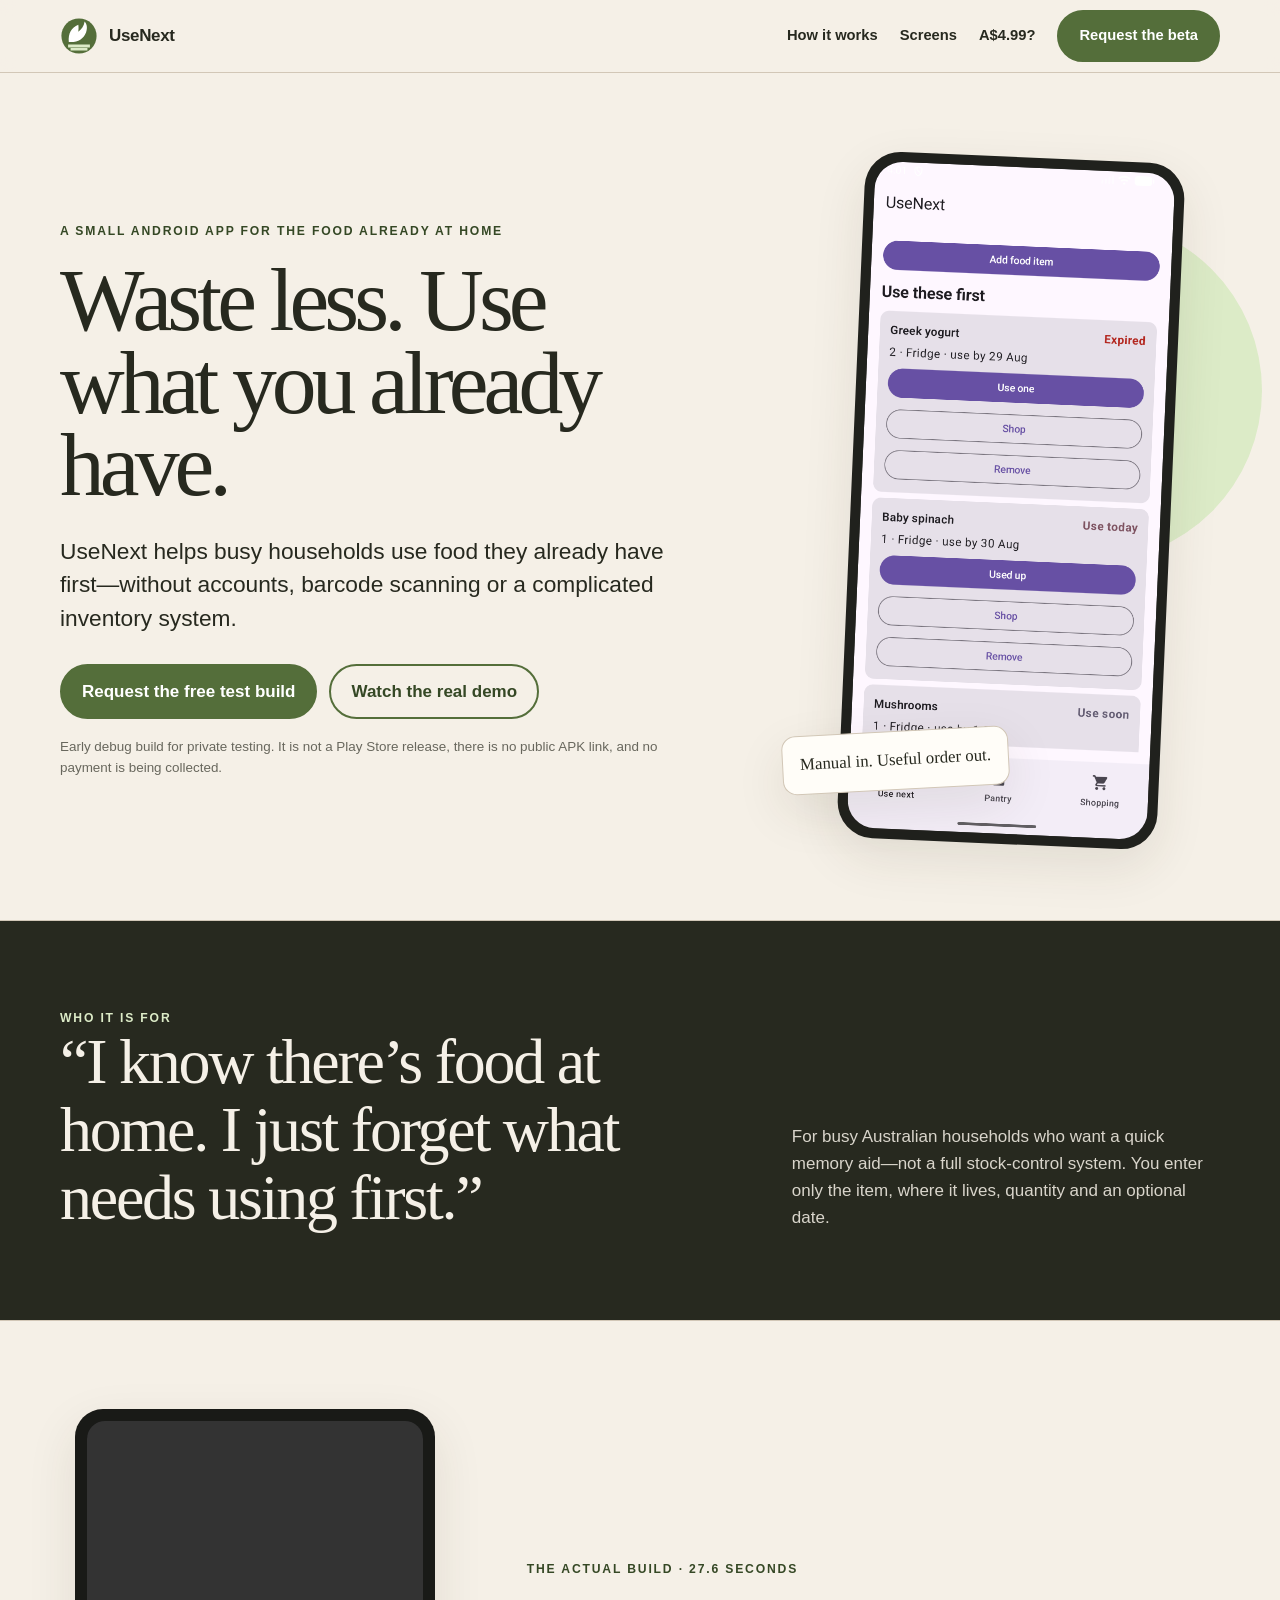
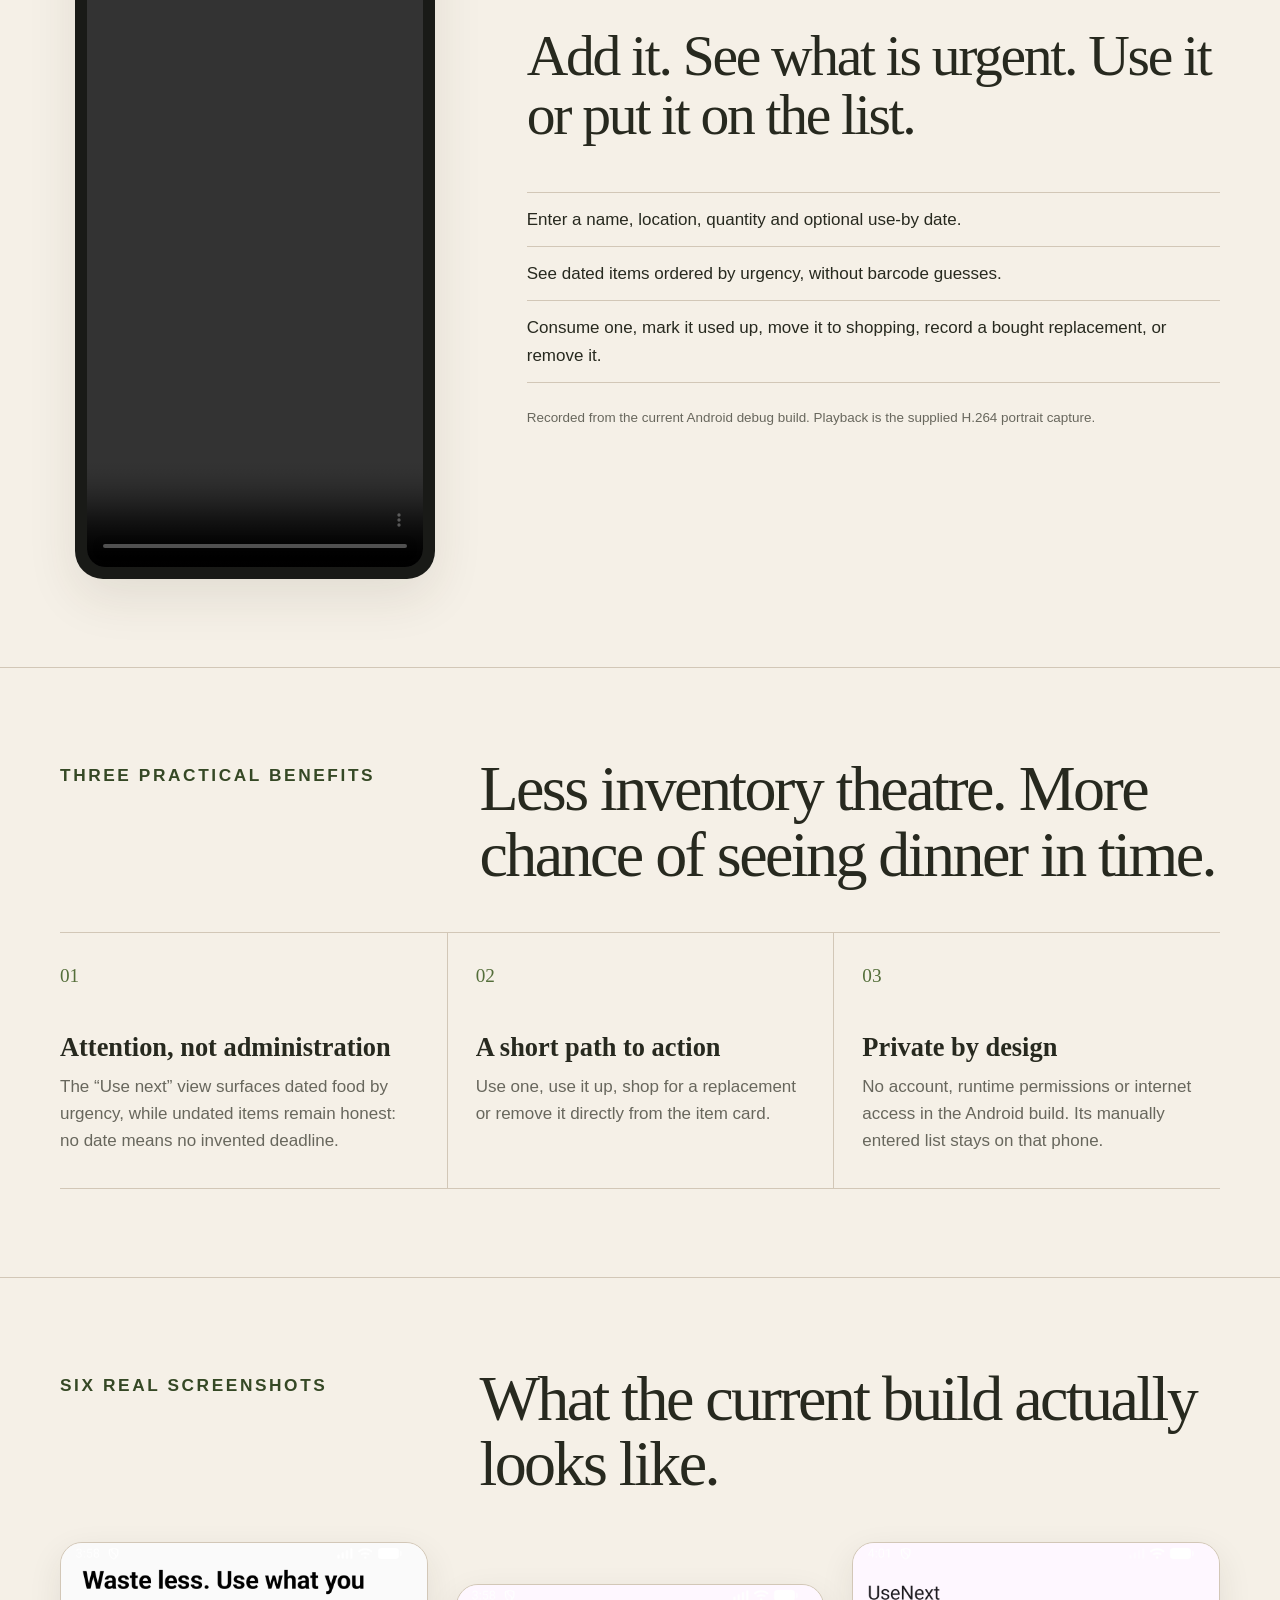
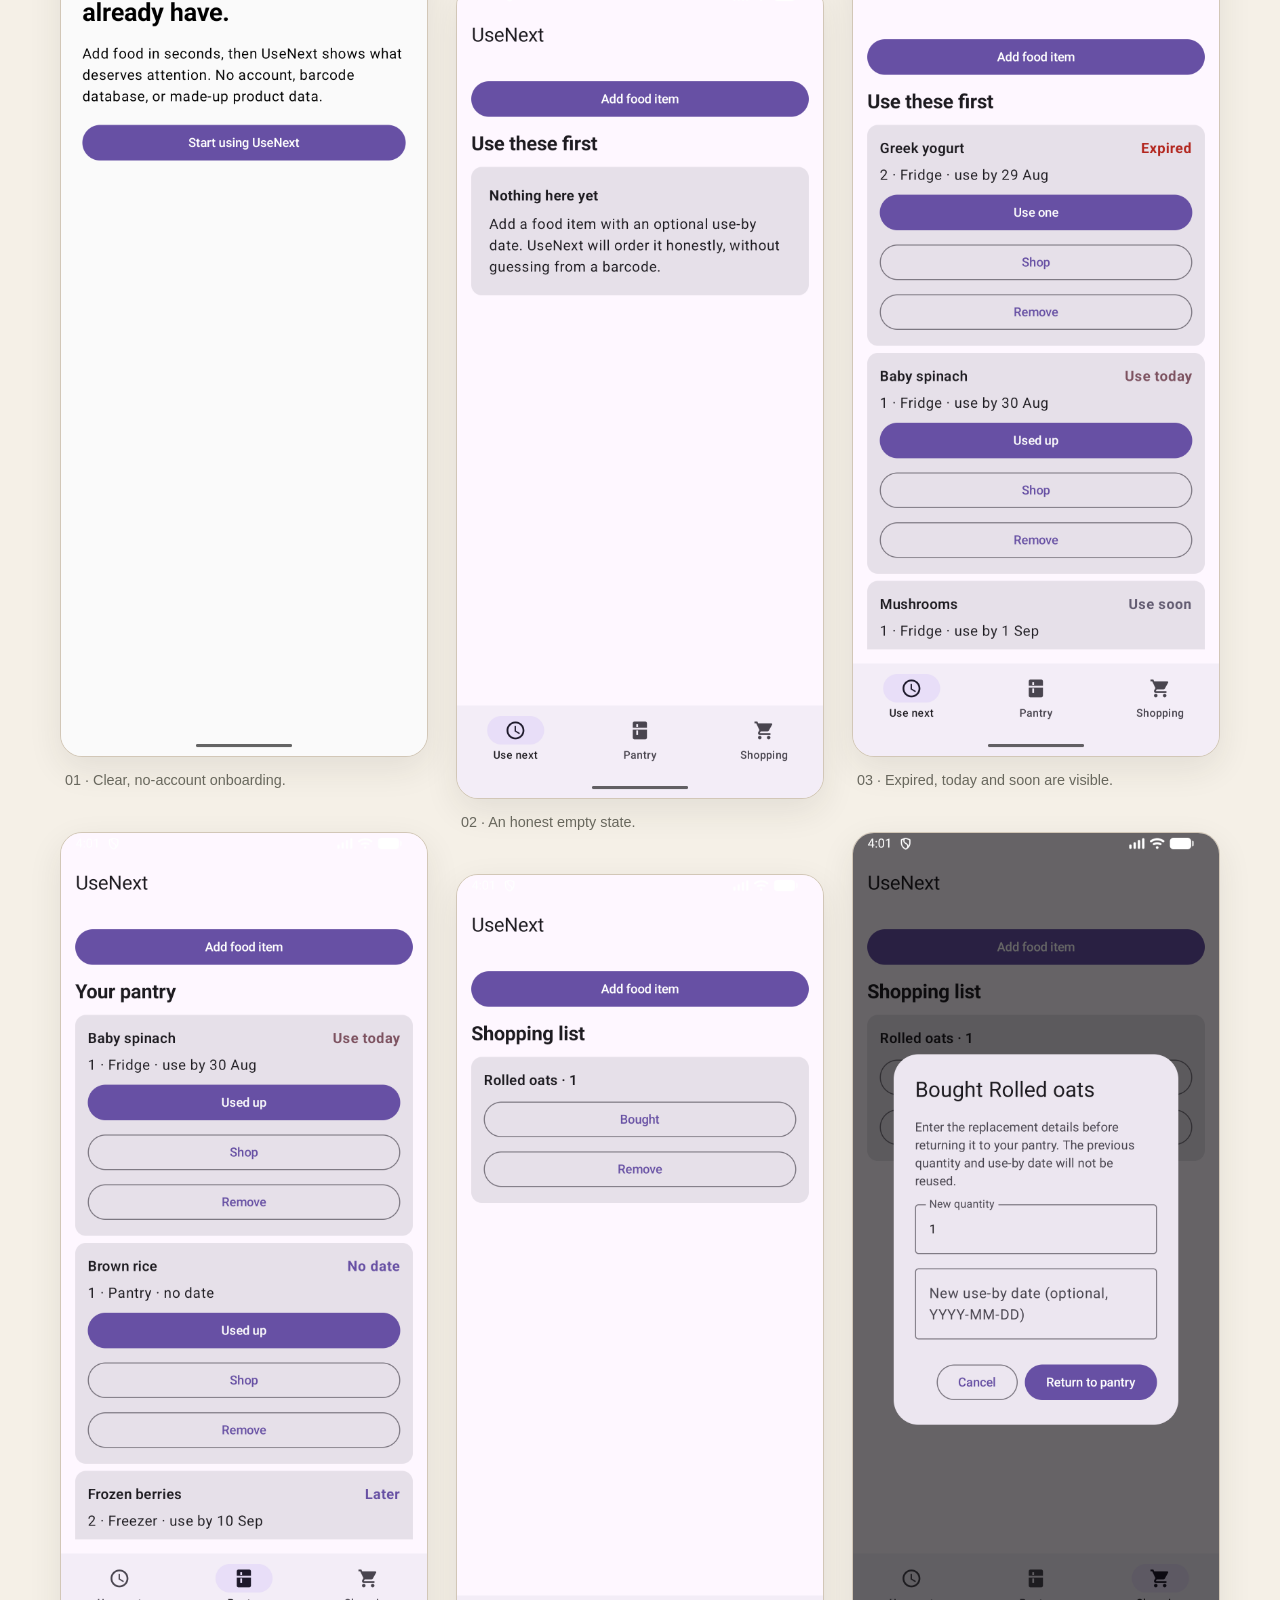
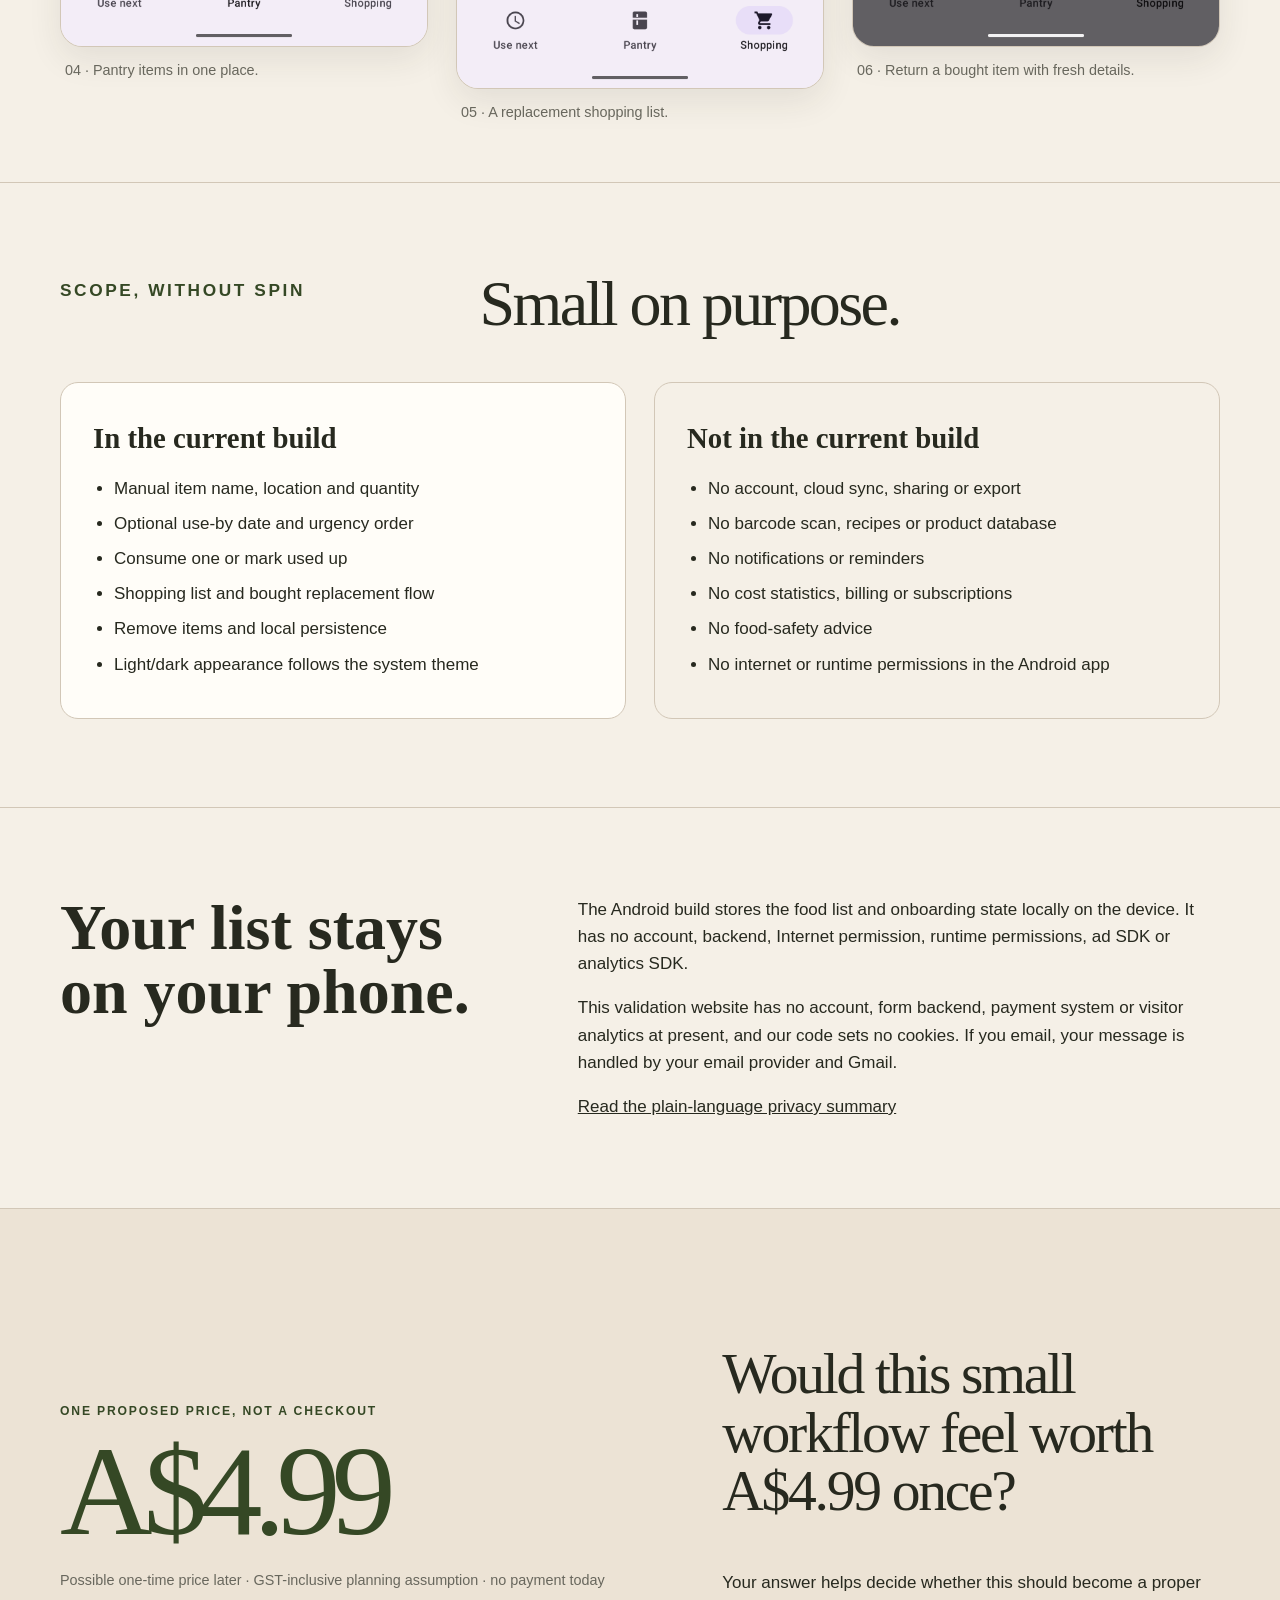
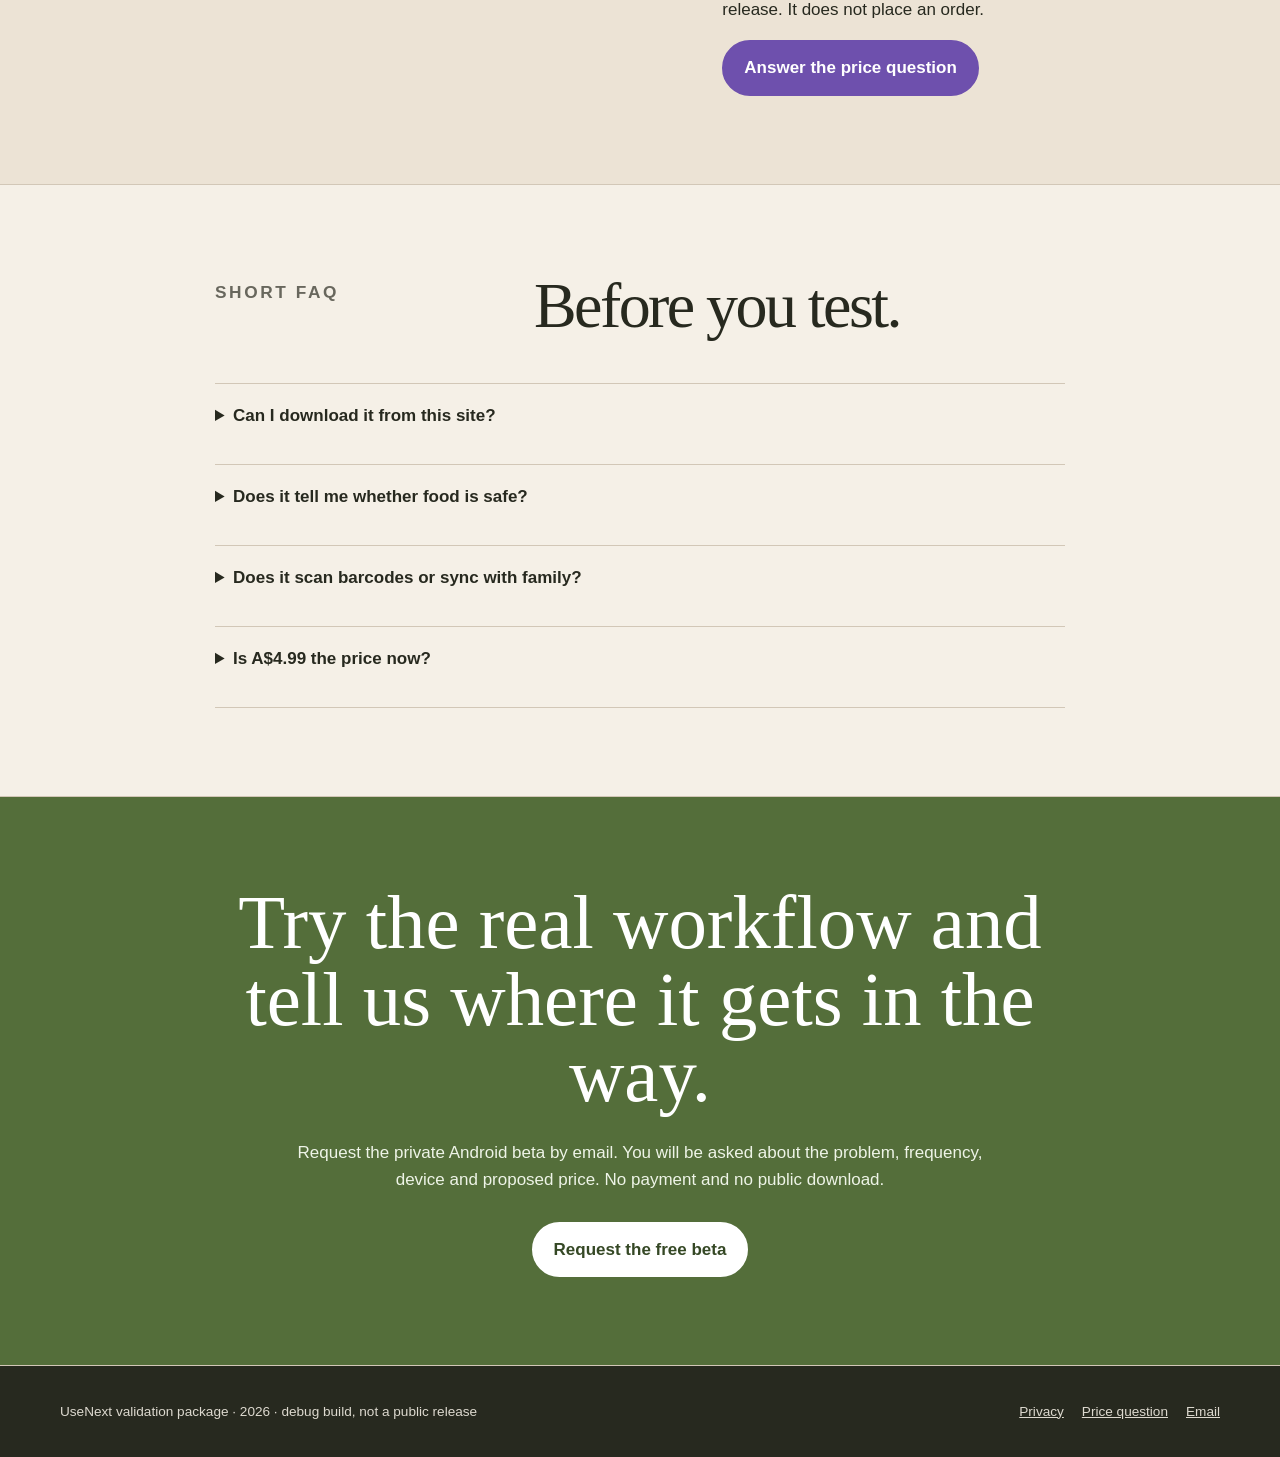
<file: index.html>
<!doctype html><html lang="en-AU"><head><meta charset="utf-8"><meta name="viewport" content="width=device-width,initial-scale=1"><meta name="description" content="UseNext is an offline manual food use-by tracker for busy households. Join the private Android beta or answer the A$4.99 price question."><title>UseNext — use what you already have first</title><link rel="icon" href="assets/brand/usenext-mark.svg" type="image/svg+xml"><link rel="stylesheet" href="styles.css"></head><body><a class="skip" href="#main">Skip to content</a>
<header class="site-header"><div class="wrap nav"><a class="brand" href="index.html"><img src="assets/brand/usenext-mark.svg" alt=""><span>UseNext</span></a><nav class="nav-links" aria-label="Main"><a href="#how">How it works</a><a href="#screens">Screens</a><a href="price.html">A$4.99?</a><a class="button" href="tester.html">Request the beta</a></nav></div></header>
<main id="main"><section class="hero"><div class="wrap hero-grid"><div><p class="eyebrow">A small Android app for the food already at home</p><h1>Waste less. Use what you already have.</h1><p class="lede">UseNext helps busy households use food they already have first—without accounts, barcode scanning or a complicated inventory system.</p><div class="actions"><a class="button" href="tester.html">Request the free test build</a><a class="button secondary" href="#demo">Watch the real demo</a></div><p class="micro">Early debug build for private testing. It is not a Play Store release, there is no public APK link, and no payment is being collected.</p></div><div class="phone-stage"><div class="phone"><img src="assets/screenshots/03-populated-urgency.png" alt="UseNext list showing yoghurt, spinach and mushrooms ordered by urgency"></div><span class="mark-note">Manual in. Useful order out.</span></div></div></section>
<section class="persona"><div class="wrap persona-grid"><div><p class="eyebrow">Who it is for</p><blockquote>“I know there’s food at home. I just forget what needs using first.”</blockquote></div><p>For busy Australian households who want a quick memory aid—not a full stock-control system. You enter only the item, where it lives, quantity and an optional date.</p></div></section>
<section id="demo"><div class="wrap demo-grid"><div class="demo-frame"><video controls playsinline preload="metadata" aria-label="27.6 second portrait demo of the real UseNext debug build"><source src="assets/video/usenext-demo.mp4" type="video/mp4">Your browser cannot play the H.264 demo. <a href="assets/video/usenext-demo.mp4">Open the MP4.</a></video></div><div class="demo-copy"><p class="eyebrow">The actual build · 27.6 seconds</p><h2>Add it. See what is urgent. Use it or put it on the list.</h2><ul class="plain-list"><li>Enter a name, location, quantity and optional use-by date.</li><li>See dated items ordered by urgency, without barcode guesses.</li><li>Consume one, mark it used up, move it to shopping, record a bought replacement, or remove it.</li></ul><p class="micro">Recorded from the current Android debug build. Playback is the supplied H.264 portrait capture.</p></div></div></section>
<section id="how"><div class="wrap"><div class="section-head"><p class="eyebrow">Three practical benefits</p><h2>Less inventory theatre. More chance of seeing dinner in time.</h2></div><div class="benefits"><article class="benefit"><span class="num">01</span><h3>Attention, not administration</h3><p>The “Use next” view surfaces dated food by urgency, while undated items remain honest: no date means no invented deadline.</p></article><article class="benefit"><span class="num">02</span><h3>A short path to action</h3><p>Use one, use it up, shop for a replacement or remove it directly from the item card.</p></article><article class="benefit"><span class="num">03</span><h3>Private by design</h3><p>No account, runtime permissions or internet access in the Android build. Its manually entered list stays on that phone.</p></article></div></div></section>
<section id="screens"><div class="wrap"><div class="section-head"><p class="eyebrow">Six real screenshots</p><h2>What the current build actually looks like.</h2></div><div class="gallery"><figure class="shot"><img src="assets/screenshots/01-onboarding.png" alt="UseNext welcome screen"><figcaption>01 · Clear, no-account onboarding.</figcaption></figure><figure class="shot"><img src="assets/screenshots/02-empty-use-next.png" alt="Empty Use next screen"><figcaption>02 · An honest empty state.</figcaption></figure><figure class="shot"><img src="assets/screenshots/03-populated-urgency.png" alt="Use next list ordered by urgency"><figcaption>03 · Expired, today and soon are visible.</figcaption></figure><figure class="shot"><img src="assets/screenshots/04-pantry.png" alt="UseNext pantry screen"><figcaption>04 · Pantry items in one place.</figcaption></figure><figure class="shot"><img src="assets/screenshots/05-shopping-list.png" alt="UseNext shopping list"><figcaption>05 · A replacement shopping list.</figcaption></figure><figure class="shot"><img src="assets/screenshots/06-bought-replacement.png" alt="Bought replacement details dialog"><figcaption>06 · Return a bought item with fresh details.</figcaption></figure></div></div></section>
<section><div class="wrap"><div class="section-head"><p class="eyebrow">Scope, without spin</p><h2>Small on purpose.</h2></div><div class="truth-grid"><article class="truth-card"><h3>In the current build</h3><ul><li>Manual item name, location and quantity</li><li>Optional use-by date and urgency order</li><li>Consume one or mark used up</li><li>Shopping list and bought replacement flow</li><li>Remove items and local persistence</li><li>Light/dark appearance follows the system theme</li></ul></article><article class="truth-card absent"><h3>Not in the current build</h3><ul><li>No account, cloud sync, sharing or export</li><li>No barcode scan, recipes or product database</li><li>No notifications or reminders</li><li>No cost statistics, billing or subscriptions</li><li>No food-safety advice</li><li>No internet or runtime permissions in the Android app</li></ul></article></div></div></section>
<section id="privacy"><div class="wrap privacy-strip"><h2>Your list stays on your phone.</h2><div><p>The Android build stores the food list and onboarding state locally on the device. It has no account, backend, Internet permission, runtime permissions, ad SDK or analytics SDK.</p><p>This validation website has no account, form backend, payment system or visitor analytics at present, and our code sets no cookies. If you email, your message is handled by your email provider and Gmail.</p><a href="privacy.html">Read the plain-language privacy summary</a></div></div></section>
<section class="price-panel"><div class="wrap price-box"><div><p class="eyebrow">One proposed price, not a checkout</p><div class="price-value">A$4.99<small>Possible one-time price later · GST-inclusive planning assumption · no payment today</small></div></div><div><h2>Would this small workflow feel worth A$4.99 once?</h2><p>Your answer helps decide whether this should become a proper release. It does not place an order.</p><a class="button plum" href="price.html">Answer the price question</a></div></div></section>
<section><div class="wrap faq"><div class="section-head"><p class="eyebrow">Short FAQ</p><h2>Before you test.</h2></div><details><summary>Can I download it from this site?</summary><p>No. There is no public APK. Request the private test build by email so the debug-build caveat and device fit can be explained.</p></details><details><summary>Does it tell me whether food is safe?</summary><p>No. UseNext records dates you enter and orders them; it does not provide food-safety advice. Follow packaging and official guidance.</p></details><details><summary>Does it scan barcodes or sync with family?</summary><p>No. The current build is deliberately manual and local to one phone.</p></details><details><summary>Is A$4.99 the price now?</summary><p>No. Testing is free. A$4.99 is a proposed one-time price question for a possible future Play Store release.</p></details></div></section>
<section class="final-cta"><div class="wrap"><h2>Try the real workflow and tell us where it gets in the way.</h2><p>Request the private Android beta by email. You will be asked about the problem, frequency, device and proposed price. No payment and no public download.</p><a class="button" href="tester.html">Request the free beta</a></div></section></main>
<footer class="site-footer"><div class="wrap footer-grid"><p>UseNext validation package · <span data-year></span> · debug build, not a public release</p><nav aria-label="Footer"><a href="privacy.html">Privacy</a><a href="price.html">Price question</a><a href="mailto:droneshotsbynb@gmail.com?subject=UseNext%20question">Email</a></nav></div></footer><script src="script.js"></script></body></html>
</file>
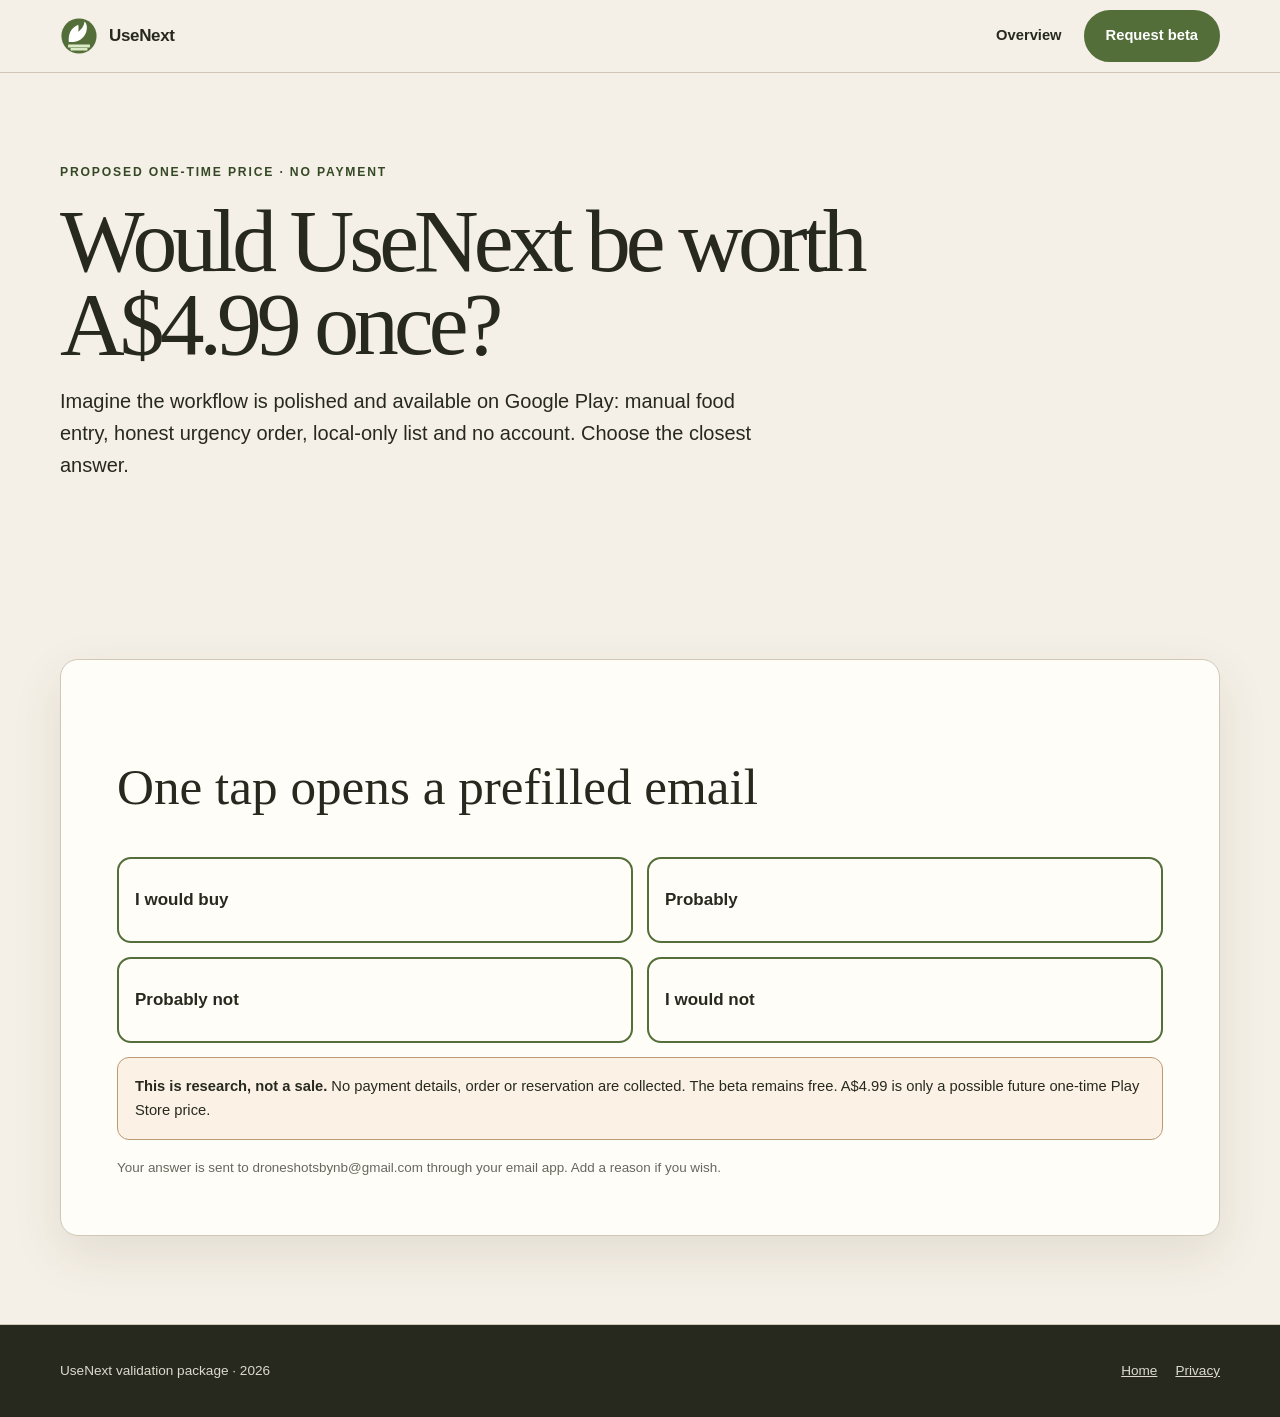
<file: price.html>
<!doctype html><html lang="en-AU"><head><meta charset="utf-8"><meta name="viewport" content="width=device-width,initial-scale=1"><meta name="description" content="Answer one no-payment question about a proposed one-time A$4.99 UseNext price."><title>Would you pay A$4.99 once for UseNext?</title><link rel="icon" href="assets/brand/usenext-mark.svg" type="image/svg+xml"><link rel="stylesheet" href="styles.css"></head><body><a class="skip" href="#main">Skip to content</a><header class="site-header"><div class="wrap nav"><a class="brand" href="index.html"><img src="assets/brand/usenext-mark.svg" alt=""><span>UseNext</span></a><nav class="nav-links"><a href="index.html">Overview</a><a class="button" href="tester.html">Request beta</a></nav></div></header><main id="main"><div class="wrap page-hero"><p class="eyebrow">Proposed one-time price · no payment</p><h1>Would UseNext be worth A$4.99 once?</h1><p class="lede">Imagine the workflow is polished and available on Google Play: manual food entry, honest urgency order, local-only list and no account. Choose the closest answer.</p></div><section><div class="wrap mail-card"><h2>One tap opens a prefilled email</h2><div class="choice-grid"><a class="choice" href="mailto:droneshotsbynb@gmail.com?subject=UseNext%20price%20response%3A%20Would%20buy&amp;body=My%20answer%3A%20I%20would%20buy%20UseNext%20for%20a%20one-time%20A%244.99.%0A%0AOptional%20reason%3A%20">I would buy</a><a class="choice" href="mailto:droneshotsbynb@gmail.com?subject=UseNext%20price%20response%3A%20Probably&amp;body=My%20answer%3A%20I%20would%20probably%20buy%20UseNext%20for%20a%20one-time%20A%244.99.%0A%0AOptional%20reason%3A%20">Probably</a><a class="choice" href="mailto:droneshotsbynb@gmail.com?subject=UseNext%20price%20response%3A%20Probably%20not&amp;body=My%20answer%3A%20I%20would%20probably%20not%20buy%20UseNext%20for%20a%20one-time%20A%244.99.%0A%0AOptional%20reason%3A%20">Probably not</a><a class="choice" href="mailto:droneshotsbynb@gmail.com?subject=UseNext%20price%20response%3A%20Would%20not&amp;body=My%20answer%3A%20I%20would%20not%20buy%20UseNext%20for%20a%20one-time%20A%244.99.%0A%0AOptional%20reason%3A%20">I would not</a></div><p class="notice"><strong>This is research, not a sale.</strong> No payment details, order or reservation are collected. The beta remains free. A$4.99 is only a possible future one-time Play Store price.</p><p class="micro">Your answer is sent to droneshotsbynb@gmail.com through your email app. Add a reason if you wish.</p></div></section></main><footer class="site-footer"><div class="wrap footer-grid"><p>UseNext validation package · <span data-year></span></p><nav><a href="index.html">Home</a><a href="privacy.html">Privacy</a></nav></div></footer><script src="script.js"></script></body></html>
</file>
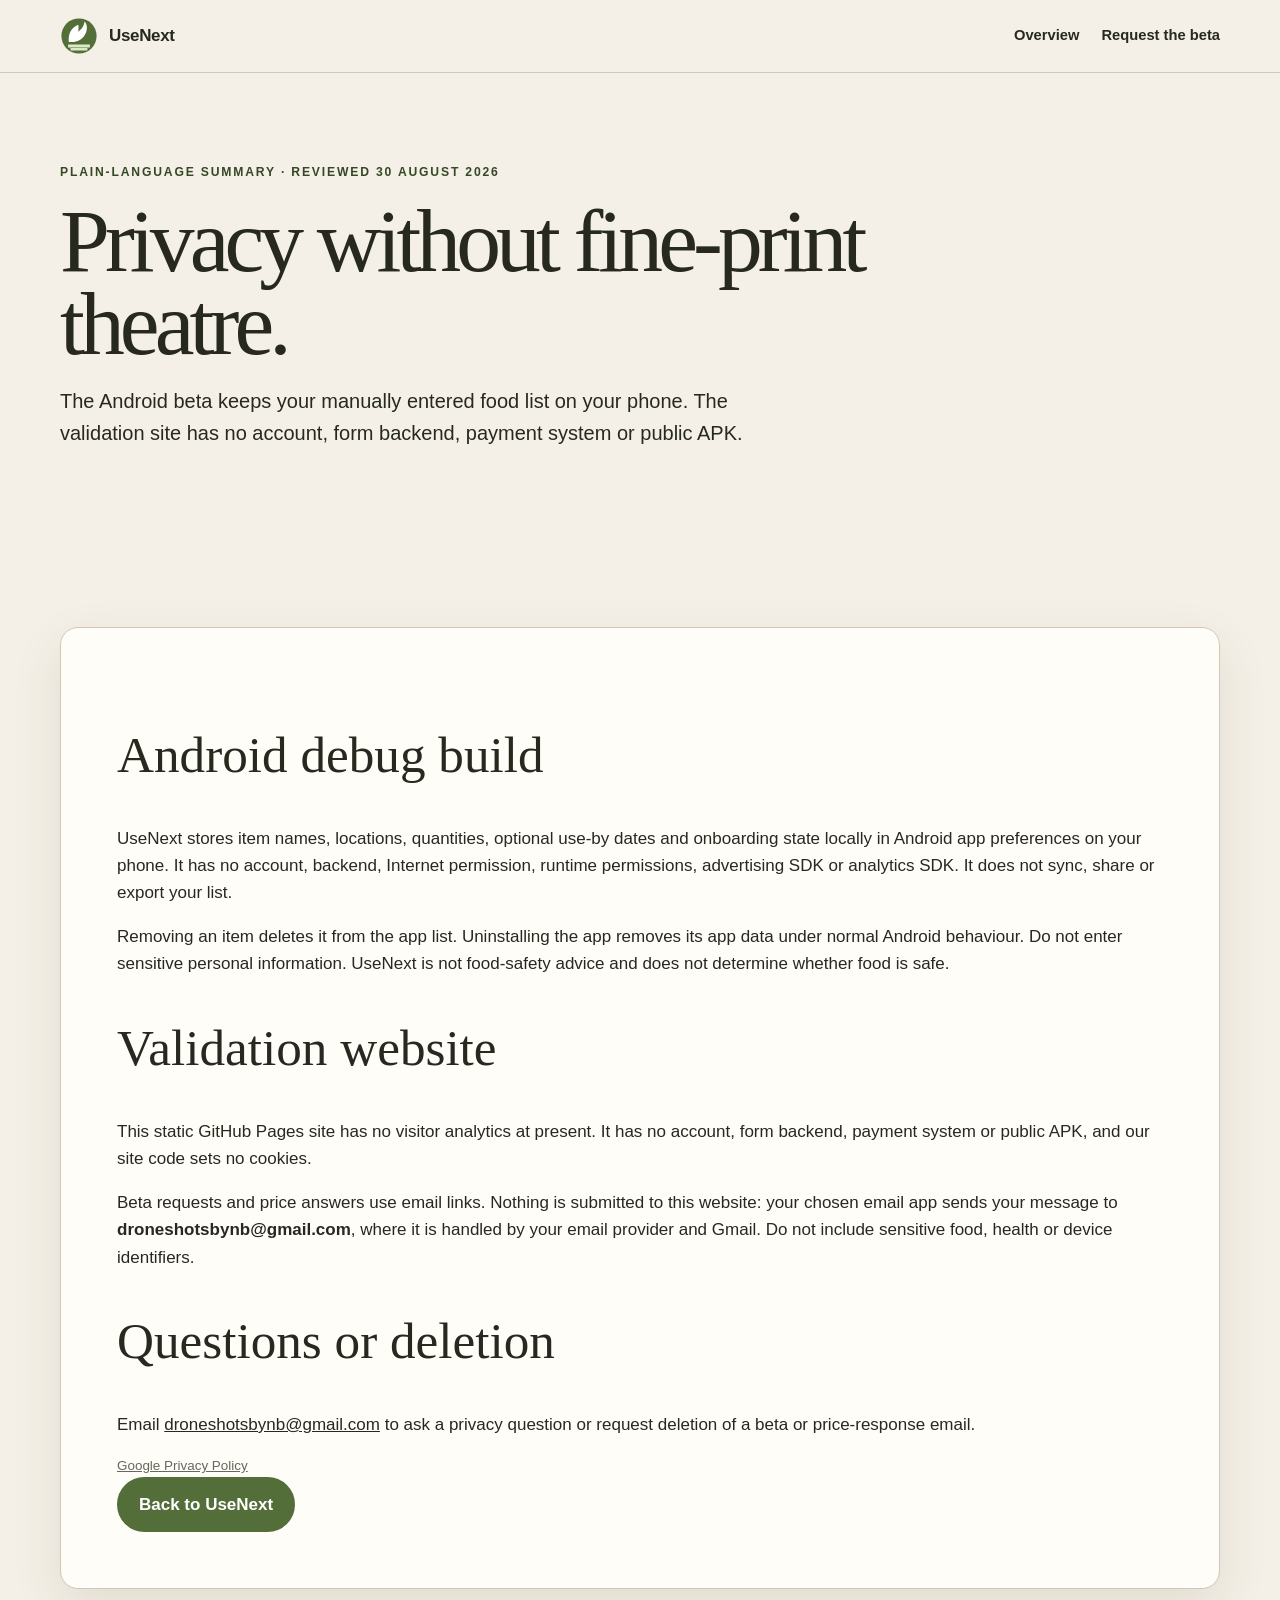
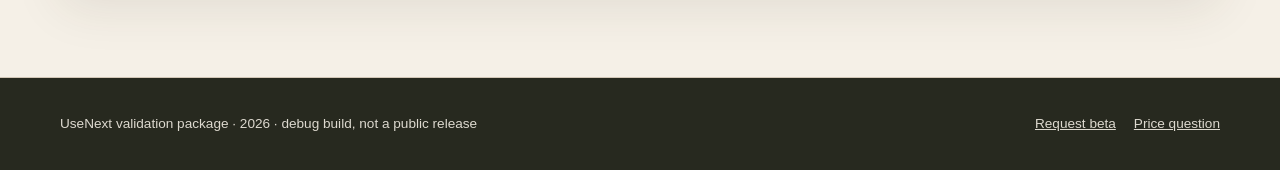
<file: privacy.html>
<!doctype html><html lang="en-AU"><head><meta charset="utf-8"><meta name="viewport" content="width=device-width,initial-scale=1"><meta name="description" content="Plain-language privacy summary for the UseNext Android beta and validation website."><title>UseNext privacy</title><link rel="icon" href="assets/brand/usenext-mark.svg" type="image/svg+xml"><link rel="stylesheet" href="styles.css"></head><body><a class="skip" href="#main">Skip to content</a><header class="site-header"><div class="wrap nav"><a class="brand" href="index.html"><img src="assets/brand/usenext-mark.svg" alt=""><span>UseNext</span></a><nav class="nav-links"><a href="index.html">Overview</a><a href="tester.html">Request the beta</a></nav></div></header><main id="main"><div class="wrap page-hero"><p class="eyebrow">Plain-language summary · reviewed 30 August 2026</p><h1>Privacy without fine-print theatre.</h1><p class="lede">The Android beta keeps your manually entered food list on your phone. The validation site has no account, form backend, payment system or public APK.</p></div><section><div class="wrap mail-card"><h2>Android debug build</h2><p>UseNext stores item names, locations, quantities, optional use-by dates and onboarding state locally in Android app preferences on your phone. It has no account, backend, Internet permission, runtime permissions, advertising SDK or analytics SDK. It does not sync, share or export your list.</p><p>Removing an item deletes it from the app list. Uninstalling the app removes its app data under normal Android behaviour. Do not enter sensitive personal information. UseNext is not food-safety advice and does not determine whether food is safe.</p><h2>Validation website</h2><p>This static GitHub Pages site has no visitor analytics at present. It has no account, form backend, payment system or public APK, and our site code sets no cookies.</p><p>Beta requests and price answers use email links. Nothing is submitted to this website: your chosen email app sends your message to <strong>droneshotsbynb@gmail.com</strong>, where it is handled by your email provider and Gmail. Do not include sensitive food, health or device identifiers.</p><h2>Questions or deletion</h2><p>Email <a href="mailto:droneshotsbynb@gmail.com?subject=UseNext%20privacy%20question">droneshotsbynb@gmail.com</a> to ask a privacy question or request deletion of a beta or price-response email.</p><p class="micro"><a href="https://policies.google.com/privacy" rel="noopener">Google Privacy Policy</a></p><a class="button" href="index.html">Back to UseNext</a></div></section></main><footer class="site-footer"><div class="wrap footer-grid"><p>UseNext validation package · <span data-year></span> · debug build, not a public release</p><nav aria-label="Footer"><a href="tester.html">Request beta</a><a href="price.html">Price question</a></nav></div></footer><script src="script.js"></script></body></html>
</file>
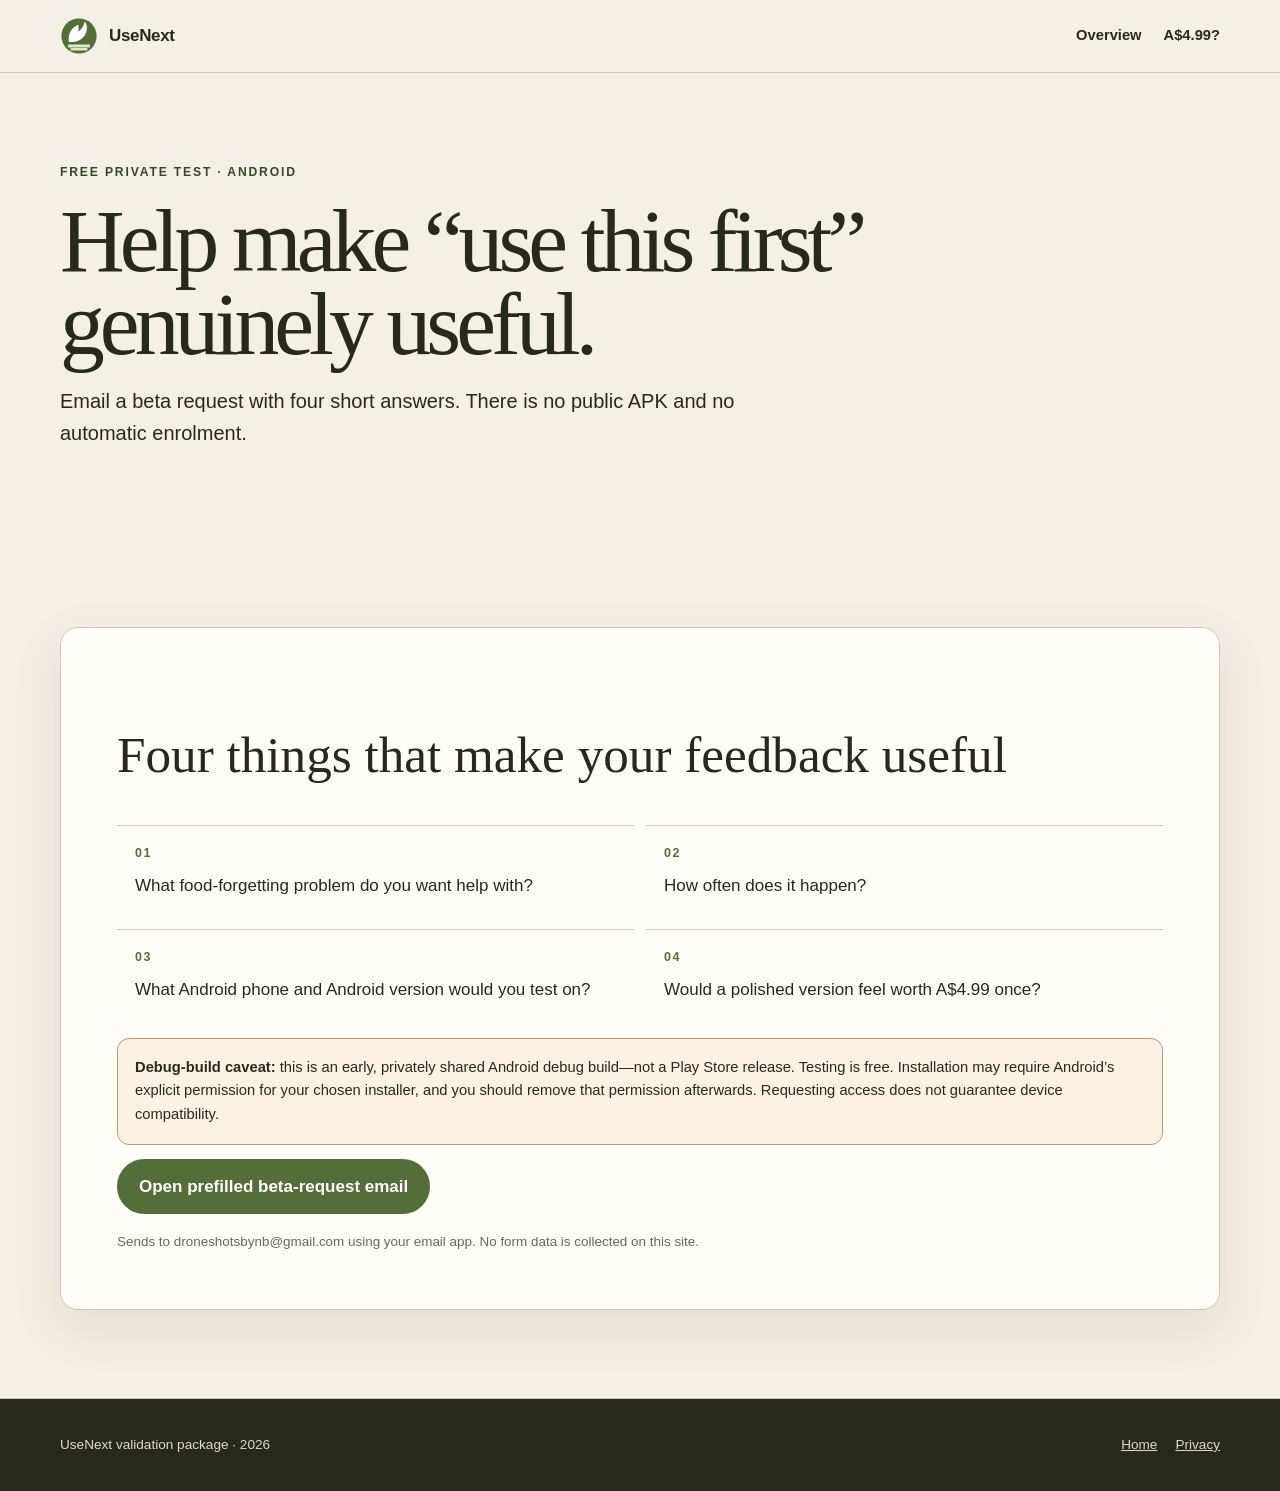
<file: tester.html>
<!doctype html><html lang="en-AU"><head><meta charset="utf-8"><meta name="viewport" content="width=device-width,initial-scale=1"><meta name="description" content="Request the free private UseNext Android beta by email."><title>Request the UseNext beta</title><link rel="icon" href="assets/brand/usenext-mark.svg" type="image/svg+xml"><link rel="stylesheet" href="styles.css"></head><body><a class="skip" href="#main">Skip to content</a><header class="site-header"><div class="wrap nav"><a class="brand" href="index.html"><img src="assets/brand/usenext-mark.svg" alt=""><span>UseNext</span></a><nav class="nav-links"><a href="index.html">Overview</a><a href="price.html">A$4.99?</a></nav></div></header><main id="main"><div class="wrap page-hero"><p class="eyebrow">Free private test · Android</p><h1>Help make “use this first” genuinely useful.</h1><p class="lede">Email a beta request with four short answers. There is no public APK and no automatic enrolment.</p></div><section><div class="wrap mail-card"><h2>Four things that make your feedback useful</h2><ol class="questions"><li>What food-forgetting problem do you want help with?</li><li>How often does it happen?</li><li>What Android phone and Android version would you test on?</li><li>Would a polished version feel worth A$4.99 once?</li></ol><p class="notice"><strong>Debug-build caveat:</strong> this is an early, privately shared Android debug build—not a Play Store release. Testing is free. Installation may require Android’s explicit permission for your chosen installer, and you should remove that permission afterwards. Requesting access does not guarantee device compatibility.</p><a class="button" href="mailto:droneshotsbynb@gmail.com?subject=UseNext%20private%20beta%20request&amp;body=Hi%2C%20I%27d%20like%20to%20request%20the%20private%20UseNext%20Android%20beta.%0A%0A1.%20The%20food-forgetting%20problem%20I%20want%20help%20with%3A%0A%0A2.%20How%20often%20it%20happens%3A%0A%0A3.%20My%20Android%20phone%20and%20Android%20version%3A%0A%0A4.%20Would%20a%20polished%20version%20feel%20worth%20A%244.99%20once%3F%0A%0AI%20understand%20this%20is%20a%20free%20private%20debug-build%20test%2C%20not%20a%20Play%20Store%20release.%0A">Open prefilled beta-request email</a><p class="micro">Sends to droneshotsbynb@gmail.com using your email app. No form data is collected on this site.</p></div></section></main><footer class="site-footer"><div class="wrap footer-grid"><p>UseNext validation package · <span data-year></span></p><nav><a href="index.html">Home</a><a href="privacy.html">Privacy</a></nav></div></footer><script src="script.js"></script></body></html>
</file>
<file: styles.css>
@charset "UTF-8";
:root{--paper:#f5f0e7;--paper-2:#ece3d5;--ink:#27291f;--muted:#68675d;--line:#d2c7b7;--moss:#546e3a;--moss-dark:#354825;--leaf:#dcebc7;--plum:#6e50ad;--white:#fffdf8;--red:#91453f;--radius:18px;--shadow:0 18px 50px rgba(55,45,30,.10);--max:1160px}
*{box-sizing:border-box}html{scroll-behavior:smooth}body{margin:0;background:var(--paper);color:var(--ink);font-family:Arial,Helvetica,sans-serif;font-size:17px;line-height:1.6}img,video{display:block;max-width:100%}a{color:inherit}button,a{touch-action:manipulation}.wrap{width:min(calc(100% - 40px),var(--max));margin-inline:auto}.skip{position:absolute;left:-999px;top:8px;background:var(--ink);color:white;padding:10px;z-index:99}.skip:focus{left:8px}.site-header{border-bottom:1px solid var(--line);background:rgba(245,240,231,.94);position:sticky;top:0;z-index:20;backdrop-filter:blur(8px)}.nav{min-height:72px;display:flex;align-items:center;justify-content:space-between;gap:24px}.brand{display:flex;align-items:center;gap:11px;text-decoration:none;font-weight:800;letter-spacing:-.02em}.brand img{width:38px;height:38px}.nav-links{display:flex;align-items:center;gap:22px}.nav-links a{text-decoration:none;font-size:.92rem;font-weight:700}.nav-links a:hover{text-decoration:underline;text-underline-offset:5px}.button,.button:visited{display:inline-flex;justify-content:center;align-items:center;min-height:48px;padding:12px 20px;border-radius:999px;background:var(--moss);color:white;text-decoration:none;font-weight:800;border:2px solid var(--moss);transition:transform .16s,background .16s}.button:hover{background:var(--moss-dark);border-color:var(--moss-dark);transform:translateY(-1px)}.button.secondary{background:transparent;color:var(--moss-dark)}.button.secondary:hover{background:var(--leaf)}.button.plum{background:var(--plum);border-color:var(--plum)}:focus-visible{outline:3px solid #bb7a36;outline-offset:3px}.hero{padding:84px 0 76px;border-bottom:1px solid var(--line);overflow:hidden}.hero-grid{display:grid;grid-template-columns:minmax(0,1.1fr) minmax(300px,.72fr);gap:8vw;align-items:center}.eyebrow{text-transform:uppercase;letter-spacing:.15em;font-size:.76rem;font-weight:800;color:var(--moss-dark);margin:0 0 18px}.hero h1,.page-hero h1{font-family:Georgia,'Times New Roman',serif;font-size:clamp(3rem,7vw,6.9rem);line-height:.92;letter-spacing:-.055em;margin:0;max-width:900px;font-weight:500}.hero .lede{font-size:clamp(1.15rem,2vw,1.42rem);line-height:1.48;max-width:690px;margin:28px 0}.actions{display:flex;flex-wrap:wrap;gap:12px}.micro{font-size:.84rem;color:var(--muted);max-width:610px;margin:17px 0 0}.phone-stage{position:relative;min-height:610px;display:grid;place-items:center}.phone-stage:before{content:"";position:absolute;width:82%;aspect-ratio:1;border-radius:50%;background:var(--leaf);right:-10%;top:9%}.phone{position:relative;width:min(320px,80vw);padding:10px;border-radius:36px;background:#20211d;box-shadow:var(--shadow);transform:rotate(2.5deg)}.phone img{border-radius:28px;width:100%;height:auto}.mark-note{position:absolute;left:-20px;bottom:54px;background:var(--white);padding:15px 17px;border:1px solid var(--line);border-radius:14px;box-shadow:var(--shadow);font-family:Georgia,serif;font-size:1.05rem;transform:rotate(-3deg)}section{padding:88px 0;border-bottom:1px solid var(--line)}.section-head{display:grid;grid-template-columns:.48fr 1fr;gap:5vw;margin-bottom:45px;align-items:start}.section-head h2{font-family:Georgia,'Times New Roman',serif;font-size:clamp(2.1rem,5vw,4.2rem);line-height:1.02;letter-spacing:-.04em;margin:0;font-weight:500}.section-head p{margin:6px 0 0;max-width:700px;font-size:1.08rem}.persona{background:var(--ink);color:var(--paper)}.persona .eyebrow{color:var(--leaf)}.persona-grid{display:grid;grid-template-columns:1.2fr .8fr;gap:7vw;align-items:end}.persona blockquote{font-family:Georgia,serif;font-size:clamp(2.25rem,5vw,4.5rem);line-height:1.06;margin:0;letter-spacing:-.035em}.persona p{color:#d9d5cb;margin:0}.demo-grid{display:grid;grid-template-columns:.72fr 1.28fr;gap:6vw;align-items:center}.demo-copy h2,.price-panel h2{font-family:Georgia,serif;font-size:clamp(2.2rem,4.5vw,4rem);line-height:1.02;letter-spacing:-.04em;font-weight:500}.demo-frame{background:#191a17;padding:12px;border-radius:28px;box-shadow:var(--shadow);width:min(360px,100%);margin:auto}.demo-frame video{border-radius:18px;width:100%;aspect-ratio:9/20;object-fit:cover;background:#111}.plain-list{padding:0;margin:24px 0;list-style:none}.plain-list li{padding:13px 0;border-top:1px solid var(--line)}.plain-list li:last-child{border-bottom:1px solid var(--line)}.benefits{display:grid;grid-template-columns:repeat(3,1fr);border-top:1px solid var(--line)}.benefit{padding:28px 28px 34px 0;border-bottom:1px solid var(--line);position:relative}.benefit+.benefit{padding-left:28px;border-left:1px solid var(--line)}.benefit .num{font-family:Georgia,serif;color:var(--moss);font-size:1.2rem}.benefit h3{font-family:Georgia,serif;font-size:1.65rem;line-height:1.1;margin:42px 0 10px}.benefit p{color:var(--muted);margin:0}.gallery{display:grid;grid-template-columns:repeat(12,1fr);gap:28px}.shot{margin:0;grid-column:span 4}.shot:nth-child(2),.shot:nth-child(5){transform:translateY(42px)}.shot img{border-radius:22px;border:1px solid var(--line);box-shadow:0 12px 34px rgba(45,39,28,.09);background:white}.shot figcaption{padding:12px 5px;font-size:.9rem;color:var(--muted)}.truth-grid{display:grid;grid-template-columns:1fr 1fr;gap:28px}.truth-card{padding:32px;border:1px solid var(--line);border-radius:var(--radius);background:var(--white)}.truth-card.absent{background:transparent}.truth-card h3{font-family:Georgia,serif;font-size:1.8rem;margin:0 0 14px}.truth-card ul{margin:0;padding-left:21px}.truth-card li{margin:8px 0}.privacy-strip{display:grid;grid-template-columns:.8fr 1.2fr;gap:7vw;align-items:start}.privacy-strip h2{font-family:Georgia,serif;font-size:clamp(2.3rem,5vw,4.5rem);line-height:1;margin:0}.privacy-strip p{margin-top:0}.price-panel{background:var(--paper-2)}.price-box{display:grid;grid-template-columns:1fr .85fr;gap:6vw;align-items:center}.price-value{font-family:Georgia,serif;font-size:clamp(4.5rem,10vw,9rem);line-height:.8;letter-spacing:-.07em;color:var(--moss-dark)}.price-value small{display:block;font-family:Arial,sans-serif;font-size:.9rem;line-height:1.4;letter-spacing:0;margin-top:28px;color:var(--muted)}.faq{max-width:850px}.faq details{border-top:1px solid var(--line);padding:18px 0}.faq details:last-child{border-bottom:1px solid var(--line)}.faq summary{cursor:pointer;font-weight:800;min-height:44px}.faq p{color:var(--muted);margin-bottom:0}.final-cta{text-align:center;background:var(--moss);color:white}.final-cta h2{font-family:Georgia,serif;font-weight:500;font-size:clamp(2.6rem,6vw,5.5rem);line-height:1;margin:0 auto 24px;max-width:900px}.final-cta p{max-width:710px;margin:0 auto 28px;color:#eef4e7}.final-cta .button{background:white;color:var(--moss-dark);border-color:white}.site-footer{padding:35px 0;background:var(--ink);color:#ddd9cf}.footer-grid{display:flex;justify-content:space-between;gap:24px;align-items:center}.footer-grid p{margin:0;font-size:.85rem}.footer-grid nav{display:flex;gap:18px}.footer-grid a{font-size:.85rem}.page-hero{padding:90px 0 70px}.page-hero h1{font-size:clamp(3rem,7vw,6rem)}.page-hero .lede{font-size:1.25rem;max-width:720px}.mail-card{background:var(--white);border:1px solid var(--line);border-radius:var(--radius);padding:clamp(26px,5vw,56px);box-shadow:var(--shadow)}.mail-card h2{font-family:Georgia,serif;font-weight:500;font-size:clamp(2rem,4vw,3.5rem);line-height:1.08}.questions{counter-reset:q;list-style:none;padding:0;display:grid;grid-template-columns:1fr 1fr;gap:12px}.questions li{counter-increment:q;padding:18px;border-top:1px solid var(--line)}.questions li:before{content:"0" counter(q);display:block;color:var(--moss);font-size:.78rem;font-weight:bold;letter-spacing:.12em;margin-bottom:8px}.choice-grid{display:grid;grid-template-columns:1fr 1fr;gap:14px}.choice{min-height:86px;border:2px solid var(--moss);border-radius:14px;padding:16px;text-decoration:none;display:flex;align-items:center;font-weight:800;background:var(--white)}.choice:hover{background:var(--leaf)}.notice{padding:17px;border:1px solid #bb9a74;border-radius:12px;background:#fbf2e5;font-size:.92rem}.sources{font-size:.88rem;color:var(--muted)}
@media(max-width:800px){body{font-size:16px}.wrap{width:min(calc(100% - 28px),var(--max))}.nav{min-height:64px}.nav-links a:not(.button){display:none}.nav-links{gap:8px}.nav-links .button{padding:9px 13px;min-height:44px}.hero{padding:56px 0}.hero-grid,.persona-grid,.demo-grid,.section-head,.privacy-strip,.price-box{grid-template-columns:1fr}.hero-grid{gap:46px}.hero h1{font-size:clamp(3.3rem,15vw,5.2rem)}.phone-stage{min-height:560px}.mark-note{left:0}.section-head{gap:14px}section{padding:62px 0}.benefits{grid-template-columns:1fr}.benefit,.benefit+.benefit{padding:22px 0;border-left:0}.benefit h3{margin-top:18px}.gallery{gap:20px}.shot{grid-column:span 6}.shot:nth-child(2),.shot:nth-child(5){transform:none}.truth-grid,.questions,.choice-grid{grid-template-columns:1fr}.demo-grid{gap:38px}.demo-copy{order:2}.footer-grid{align-items:flex-start;flex-direction:column}.footer-grid nav{flex-wrap:wrap}}
@media(max-width:490px){.gallery{gap:15px}.shot{grid-column:span 12}.phone{width:270px}.phone-stage{min-height:540px}.brand span{display:none}.price-value{font-size:5rem}}
@media(prefers-reduced-motion:reduce){*{scroll-behavior:auto!important;transition:none!important}.phone,.mark-note{transform:none}}
</file>
